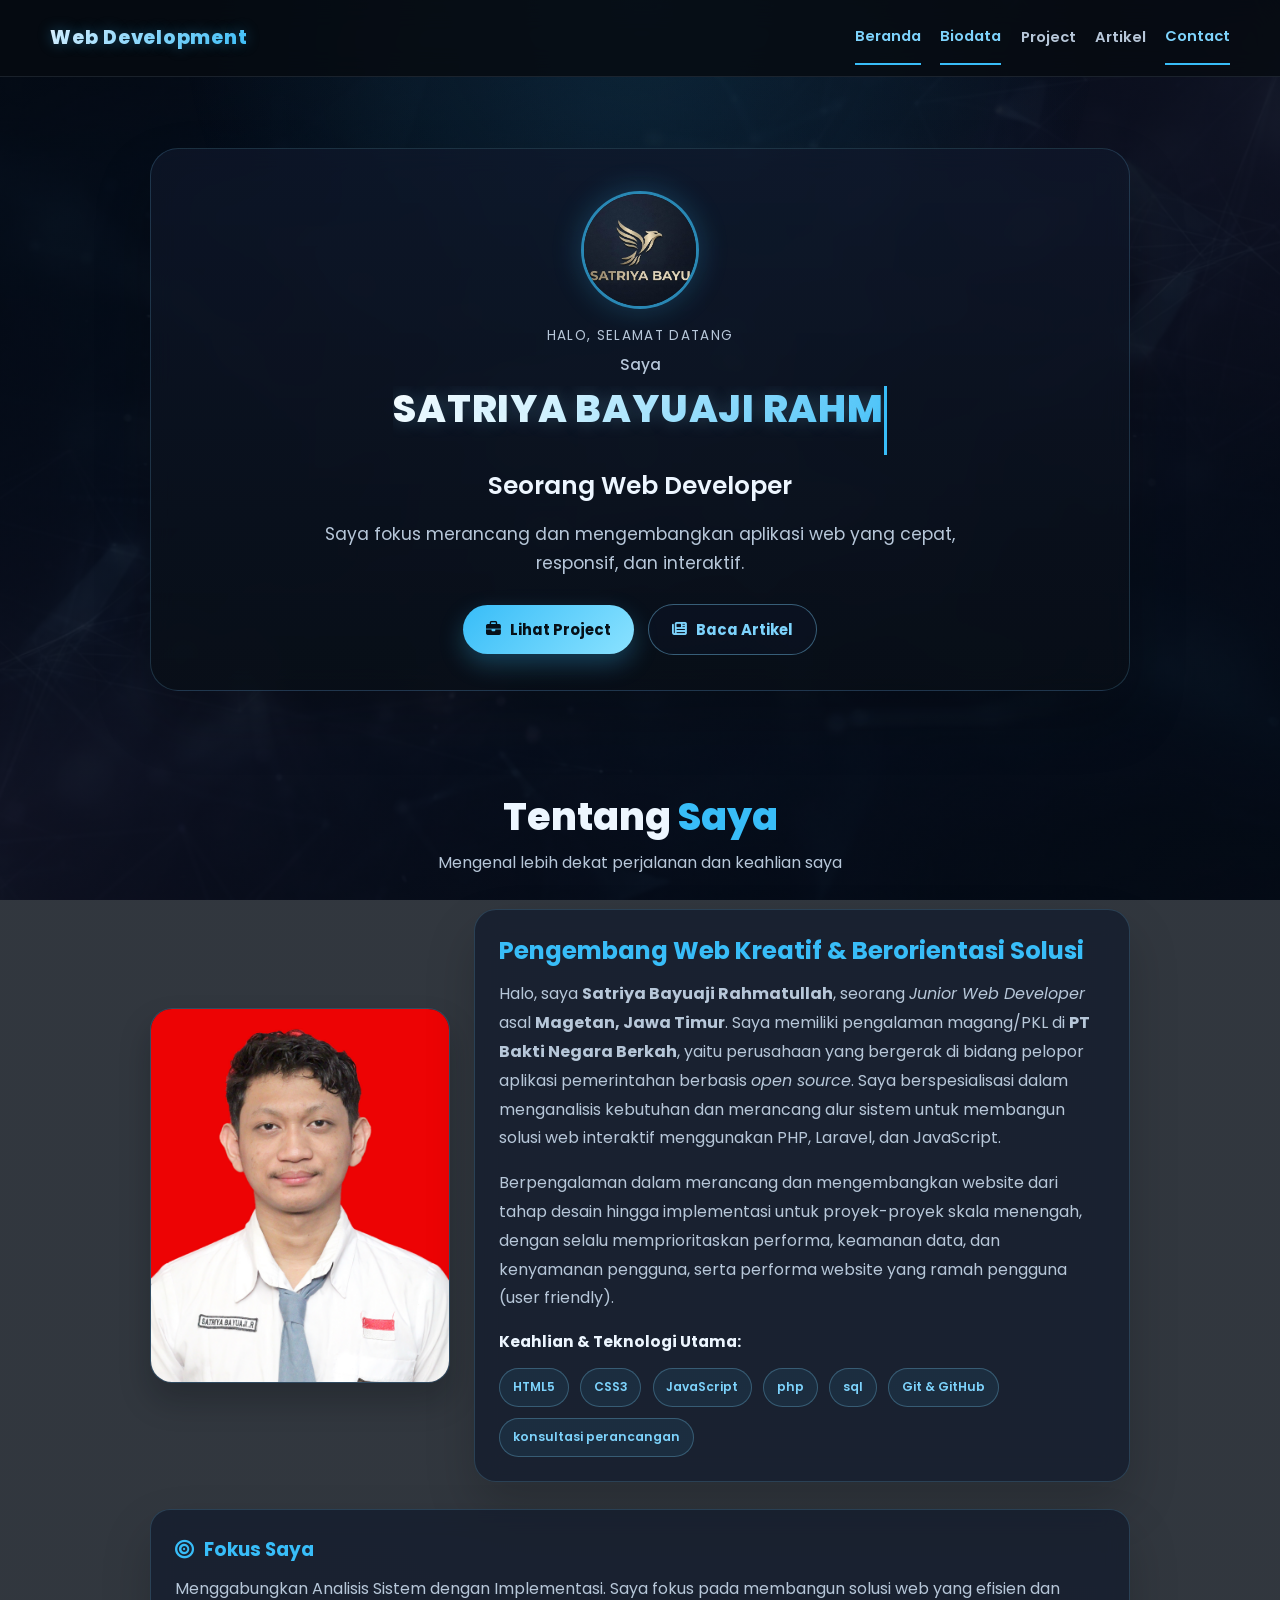
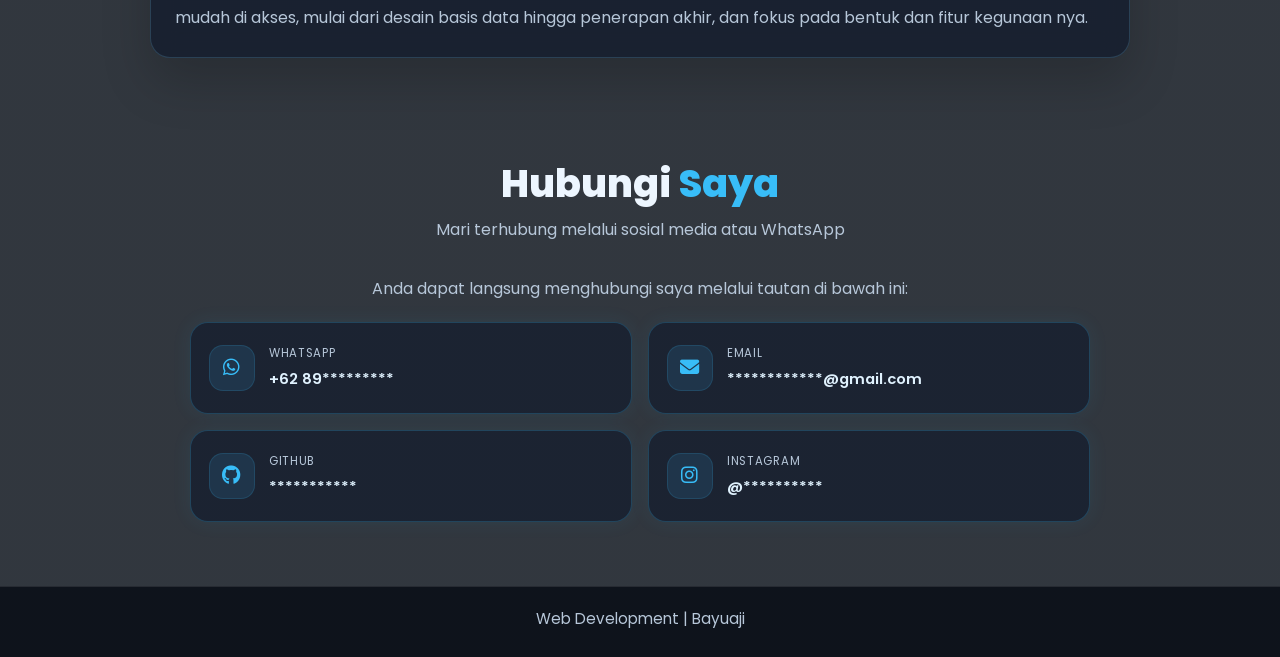
<file: index.html>
<!DOCTYPE html>
<html lang="id">

<head>
    <meta charset="UTF-8">
    <meta name="viewport" content="width=device-width, initial-scale=1.0">

    <!-- SEO: Identitas dan deskripsi halaman -->
    <title>Satriya Bayuaji Rahmatullah | Web Developer Portofolio</title>
    <meta name="description"
        content="Portofolio Web Development Satriya Bayuaji Rahmatullah, Junior Web Developer dari Magetan, Jawa Timur. Lihat profil, keahlian, proyek website, artikel, dan pengalaman pengembangan web.">
    <meta name="keywords"
        content="Satriya Bayuaji Rahmatullah, Satriya Bayuaji, Bayu Aji, Web Developer, Junior Web Developer, Portofolio Web Development, Magetan, Jawa Timur, PHP, Laravel, JavaScript, HTML, CSS, SQL, GitHub">
    <meta name="author" content="Satriya Bayuaji Rahmatullah">
    <meta name="robots" content="index, follow">
    <meta name="theme-color" content="#0b1020">

    <!-- URL utama halaman ini -->
    <link rel="canonical"
        href="https://hackerskadama.github.io/portofolio-web-development/">

    <!-- Pratinjau saat tautan dibagikan -->
    <meta property="og:type" content="website">
    <meta property="og:locale" content="id_ID">
    <meta property="og:site_name" content="Portofolio Satriya Bayuaji Rahmatullah">
    <meta property="og:title"
        content="Satriya Bayuaji Rahmatullah | Web Developer Portofolio">
    <meta property="og:description"
        content="Kenali profil, keahlian, proyek, dan artikel pengembangan web Satriya Bayuaji Rahmatullah, Junior Web Developer dari Magetan, Jawa Timur.">
    <meta property="og:url"
        content="https://hackerskadama.github.io/portofolio-web-development/">

    <!-- Data terstruktur untuk membantu mesin pencari memahami profil -->
    <script type="application/ld+json">
    {
        "@context": "https://schema.org",
        "@type": "Person",
        "name": "Satriya Bayuaji Rahmatullah",
        "alternateName": "Bayu Aji",
        "url": "https://hackerskadama.github.io/portofolio-web-development/",
        "jobTitle": "Junior Web Developer",
        "address": {
            "@type": "PostalAddress",
            "addressLocality": "Magetan",
            "addressRegion": "Jawa Timur",
            "addressCountry": "ID"
        },
        "knowsAbout": [
            "Web Development",
            "HTML",
            "CSS",
            "JavaScript",
            "PHP",
            "Laravel",
            "SQL",
            "Git",
            "GitHub"
        ],
        "sameAs": [
            "https://github.com/hackerskadama",
            "https://instagram.com/bayuaji.project"
        ]
    }
    </script>

    <!-- Font Poppins -->
    <link rel="preconnect" href="https://fonts.googleapis.com">
    <link rel="preconnect" href="https://fonts.gstatic.com" crossorigin>
    <link
        href="https://fonts.googleapis.com/css2?family=Poppins:wght@300;400;500;600;700;800&display=swap"
        rel="stylesheet">

    <!-- Font Awesome -->
    <link rel="stylesheet"
        href="https://cdnjs.cloudflare.com/ajax/libs/font-awesome/6.4.0/css/all.min.css">

    <!-- CSS asli -->
    <link rel="stylesheet" href="style.css">
</head>

<body>
    <header class="topbar">
        <div class="nav-shell container">
            <div class="logo" aria-label="Logo Web Developer">
                <span id="logo-text" class="logo-animated-text">Web Developer</span>
            </div>

            <nav>
                <ul class="nav-list" id="nav-menu">
                    <li><a href="index.html">Beranda</a></li>
                    <li><a href="index.html#about">Biodata</a></li>
                    <li><a href="projects.html">Project</a></li>
                    <li><a href="articles.html">Artikel</a></li>
                    <li><a href="index.html#contact">Contact</a></li>
                </ul>
            </nav>

            <button class="menu-toggle" id="mobile-menu" type="button" aria-label="Buka menu navigasi"
                aria-expanded="false">
                <i class="fa-solid fa-bars"></i>
            </button>
        </div>
    </header>

    <div id="ajax-wrapper">
        <main class="page-shell">
            <section class="hero section">
                <div class="hero-panel glass-panel">
                    <div class="brand-mark">
                        <img src="logo cek.jpeg" alt="Logo portofolio Satriya Bayuaji Rahmatullah">
                    </div>

                    <p class="eyebrow">Halo, Selamat Datang</p>
                    <p class="intro-label">Saya</p>

                    <h1 class="hero-name-wrap">
                        <span class="typing-name" data-text="SATRIYA BAYUAJI RAHMATULLAH">SATRIYA BAYUAJI
                            RAHMATULLAH</span>
                    </h1>

                    <h2 class="hero-role">Seorang Web Developer</h2>
                    <p class="hero-copy">
                        Saya fokus merancang dan mengembangkan aplikasi web yang cepat, responsif, dan interaktif.
                    </p>

                    <div class="btn-group">
                        <a href="projects.html" class="btn primary"><i class="fa-solid fa-briefcase"></i> Lihat
                            Project</a>
                        <a href="articles.html" class="btn secondary"><i class="fa-solid fa-newspaper"></i> Baca
                            Artikel</a>
                    </div>
                </div>
            </section>

            <section id="about" class="section about-section">
                <h2 class="section-title">Tentang <span>Saya</span></h2>
                <p class="section-subtitle">Mengenal lebih dekat perjalanan dan keahlian saya</p>

                <div class="about-layout">
                    <div class="profile-frame glass-panel">
                        <img src="IMG_1940 copy.jpg.jpeg
" alt="Foto profil Satriya Bayuaji Rahmatullah" loading="lazy">
                    </div>

                    <div class="glass-panel about-copy">
                        <h3>Pengembang Web Kreatif &amp; Berorientasi Solusi</h3>
                        <p>
                            Halo, saya <strong>Satriya Bayuaji Rahmatullah</strong>, seorang <em>Junior Web
                                Developer</em>
                            asal <strong>Magetan, Jawa Timur</strong>. Saya memiliki pengalaman magang/PKL di <strong>PT
                                Bakti Negara Berkah</strong>,
                            yaitu perusahaan yang bergerak di bidang pelopor aplikasi pemerintahan berbasis <em>open
                                source</em>.
                            Saya berspesialisasi dalam menganalisis kebutuhan dan merancang alur sistem untuk membangun
                            solusi web interaktif
                            menggunakan PHP, Laravel, dan JavaScript.
                        </p>
                        <p>
                            Berpengalaman dalam merancang dan mengembangkan website dari tahap desain hingga
                            implementasi untuk proyek-proyek skala
                            menengah, dengan selalu memprioritaskan performa, keamanan data, dan kenyamanan pengguna,
                            serta performa website yang
                            ramah pengguna (user friendly).
                        </p>

                        <h4>Keahlian &amp; Teknologi Utama:</h4>
                        <div class="skill-tags">
                            <span>HTML5</span>
                            <span>CSS3</span>
                            <span>JavaScript</span>
                            <span>php</span>
                            <span>sql</span>
                            <span>Git &amp; GitHub</span>
                            <span>konsultasi perancangan</span>
                        </div>
                    </div>
                </div>

                <div class="focus-card glass-panel">
                    <h3><i class="fa-solid fa-bullseye"></i> Fokus Saya</h3>
                    <p>
                        Menggabungkan Analisis Sistem dengan Implementasi. Saya fokus pada membangun solusi web yang
                        efisien dan mudah di akses,
                        mulai dari desain basis data hingga penerapan akhir, dan fokus pada bentuk dan fitur kegunaan
                        nya.
                    </p>
                </div>
            </section>

            <section id="contact" class="section contact-section">
                <h2 class="section-title">Hubungi <span>Saya</span></h2>
                <p class="section-subtitle">Mari terhubung melalui sosial media atau WhatsApp</p>

                <div class="contact-panel">
                    <p>Anda dapat langsung menghubungi saya melalui tautan di bawah ini:</p>

                    <div class="contact-list">
                        <a href="https://api.whatsapp.com/send/?phone=6289696300447&text&type=phone_number&app_absent=0"
                            target="_blank" rel="noopener noreferrer" class="contact-card">
                            <i class="fa-brands fa-whatsapp"></i>
                            <div class="contact-info">
                                <span>WhatsApp</span>
                                <strong>+62 89*********</strong>
                            </div>
                        </a>

                        <a href="https://mail.google.com/mail/?view=cm&fs=1&to=satriyabayuaji09@gmail.com"
                            target="_blank" rel="noopener noreferrer" class="contact-card">
                            <i class="fa-solid fa-envelope"></i>
                            <div class="contact-info">
                                <span>Email</span>
                                <strong>************@gmail.com</strong>
                            </div>
                        </a>

                        <a href="https://github.com/hackerskadama" target="_blank" rel="noopener noreferrer"
                            class="contact-card">
                            <i class="fa-brands fa-github"></i>
                            <div class="contact-info">
                                <span>GitHub</span>
                                <strong>***********</strong>
                            </div>
                        </a>

                        <a href="https://instagram.com/bayuaji.project" target="_blank" rel="noopener noreferrer"
                            class="contact-card">
                            <i class="fa-brands fa-instagram"></i>
                            <div class="contact-info">
                                <span>Instagram</span>
                                <strong>@**********</strong>
                            </div>
                        </a>
                    </div>
                </div>
            </section>
        </main>
    </div>

    <footer>
        <p>Web Development | Bayuaji</p>
    </footer>

    <script src="script.js" defer></script>
</body>

</html>
</file>
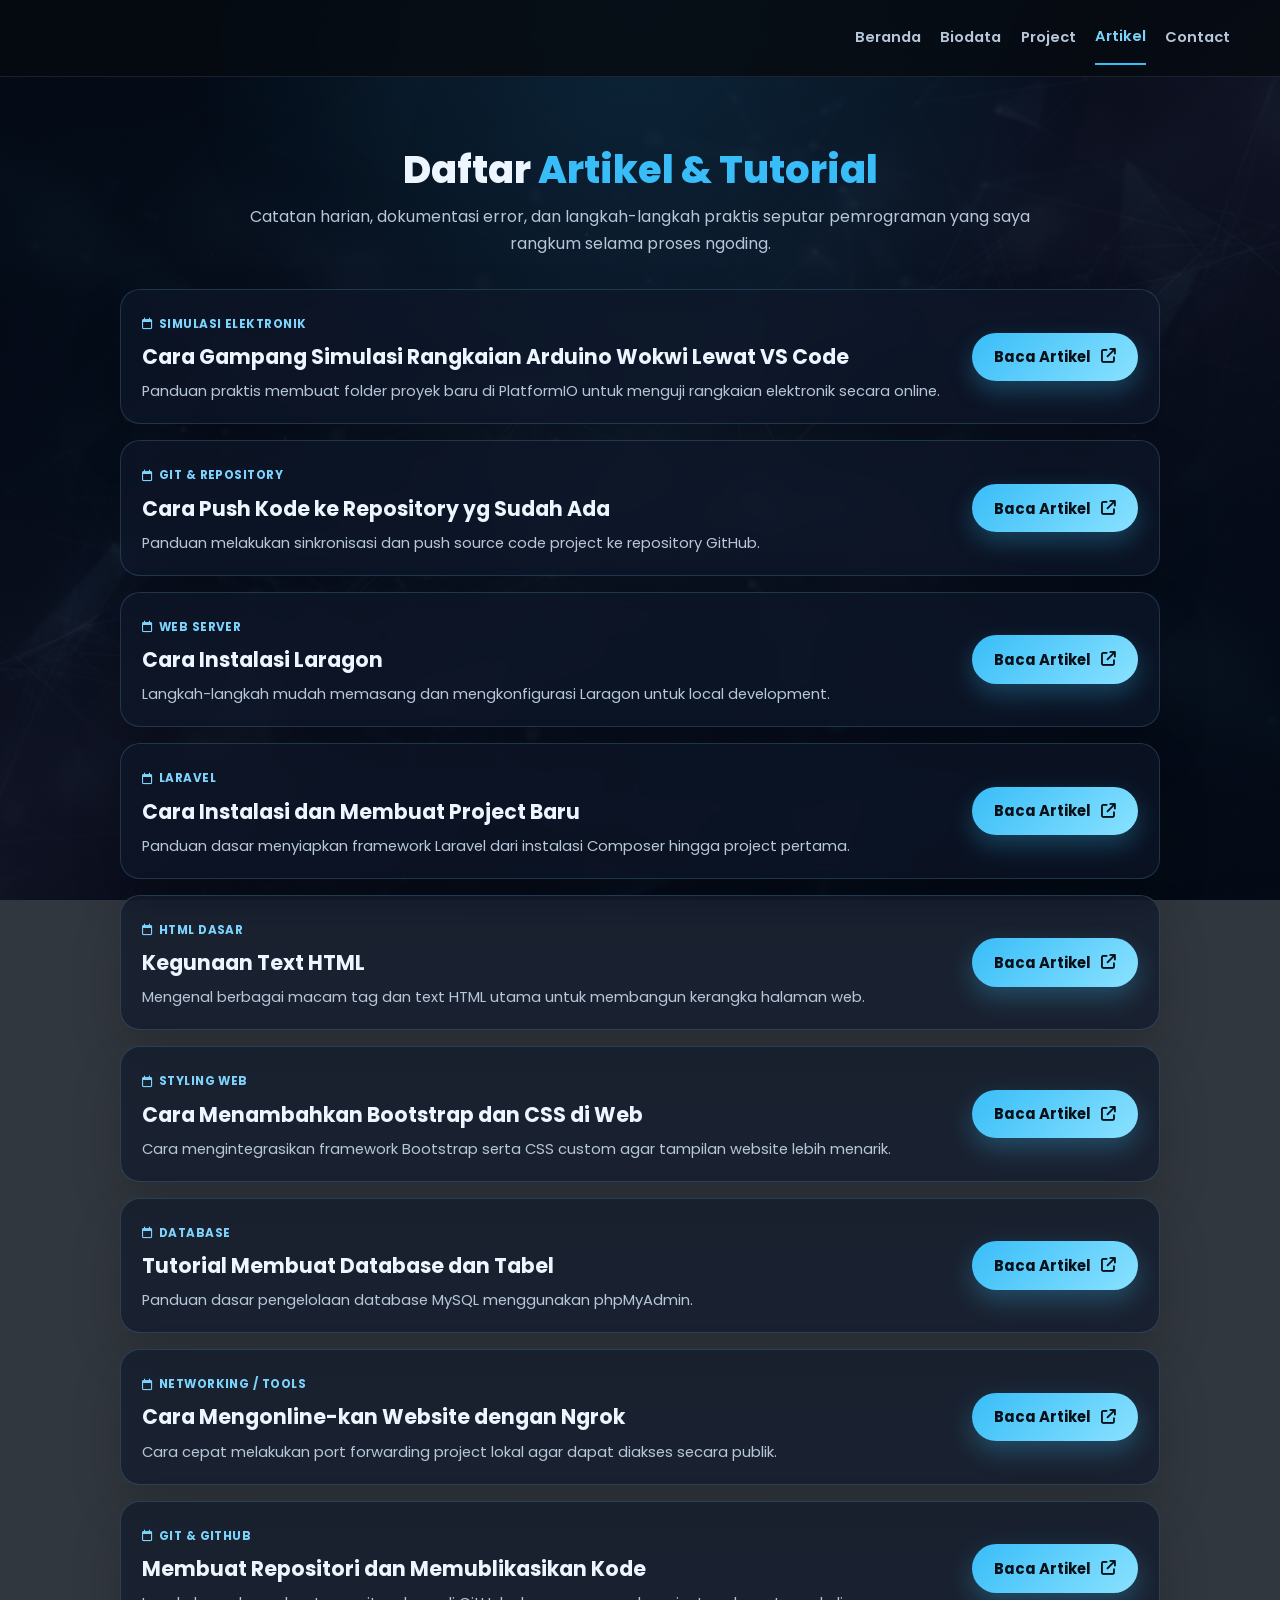
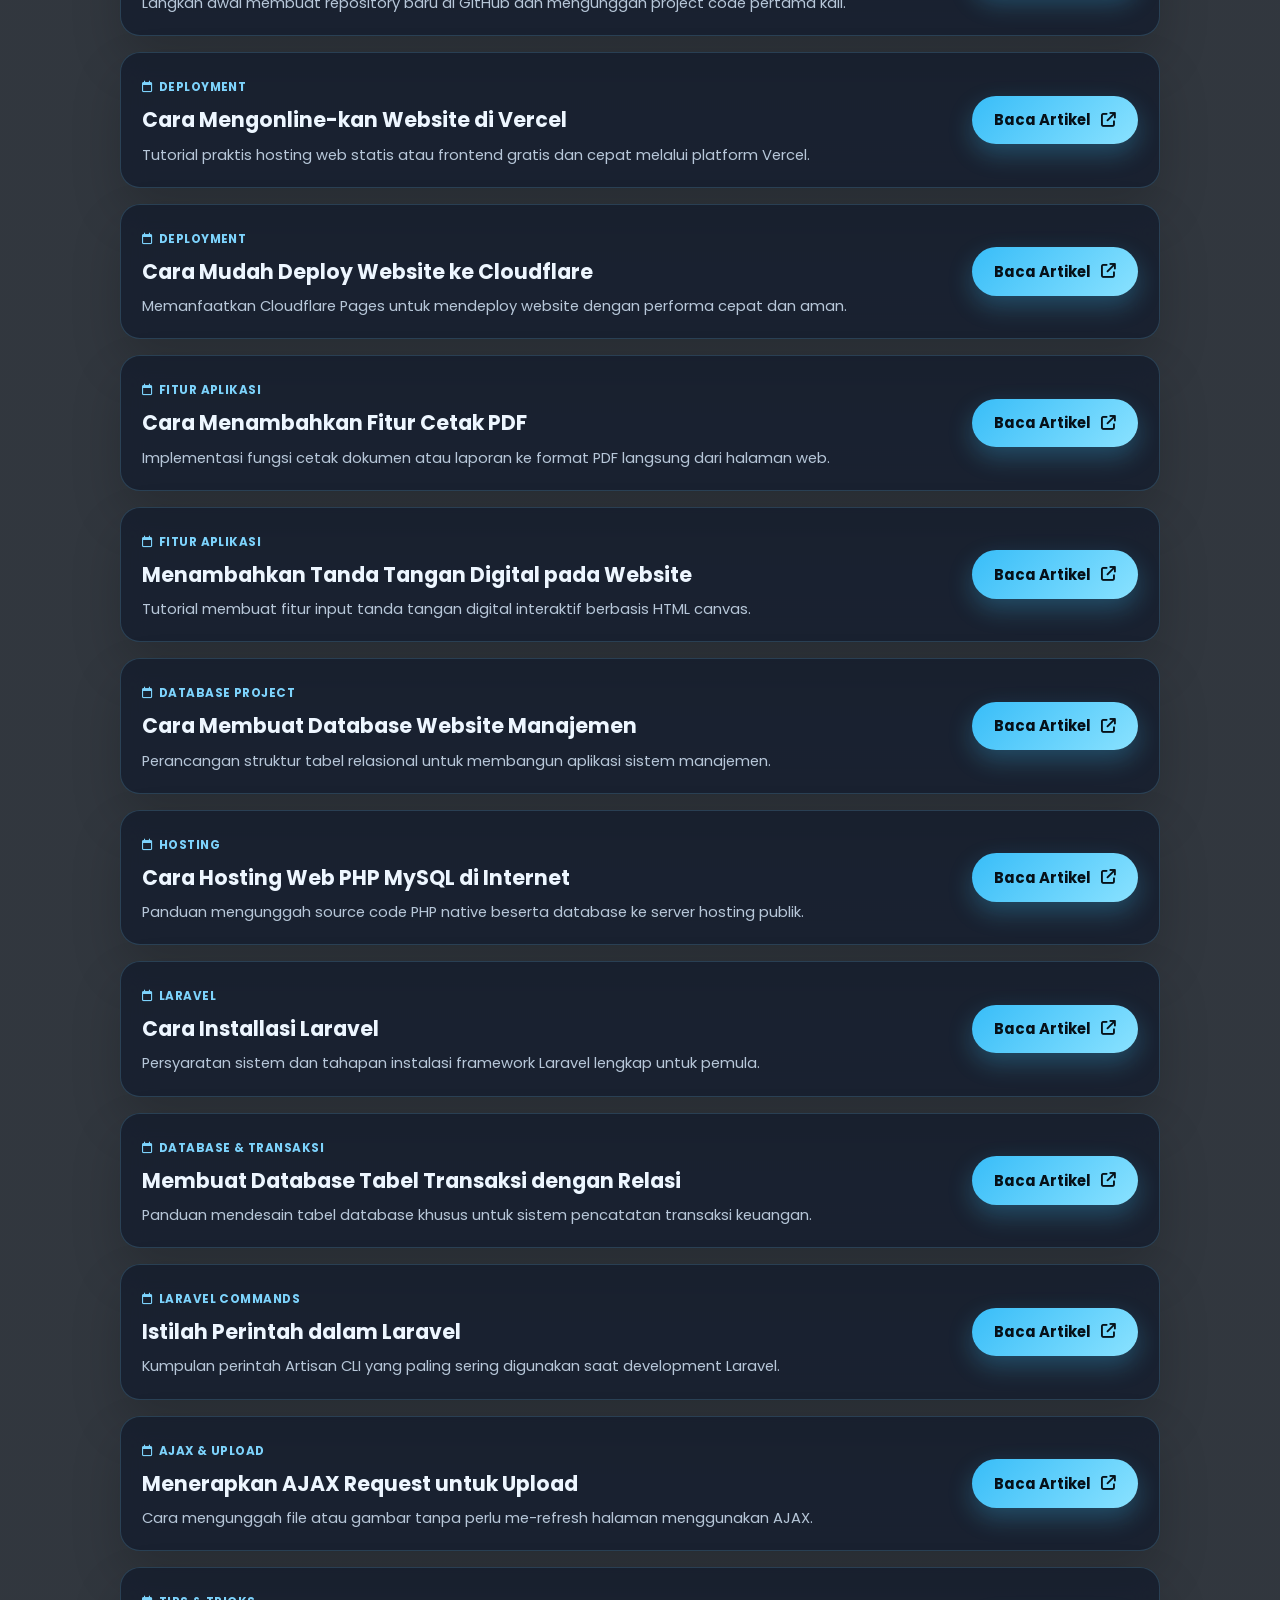
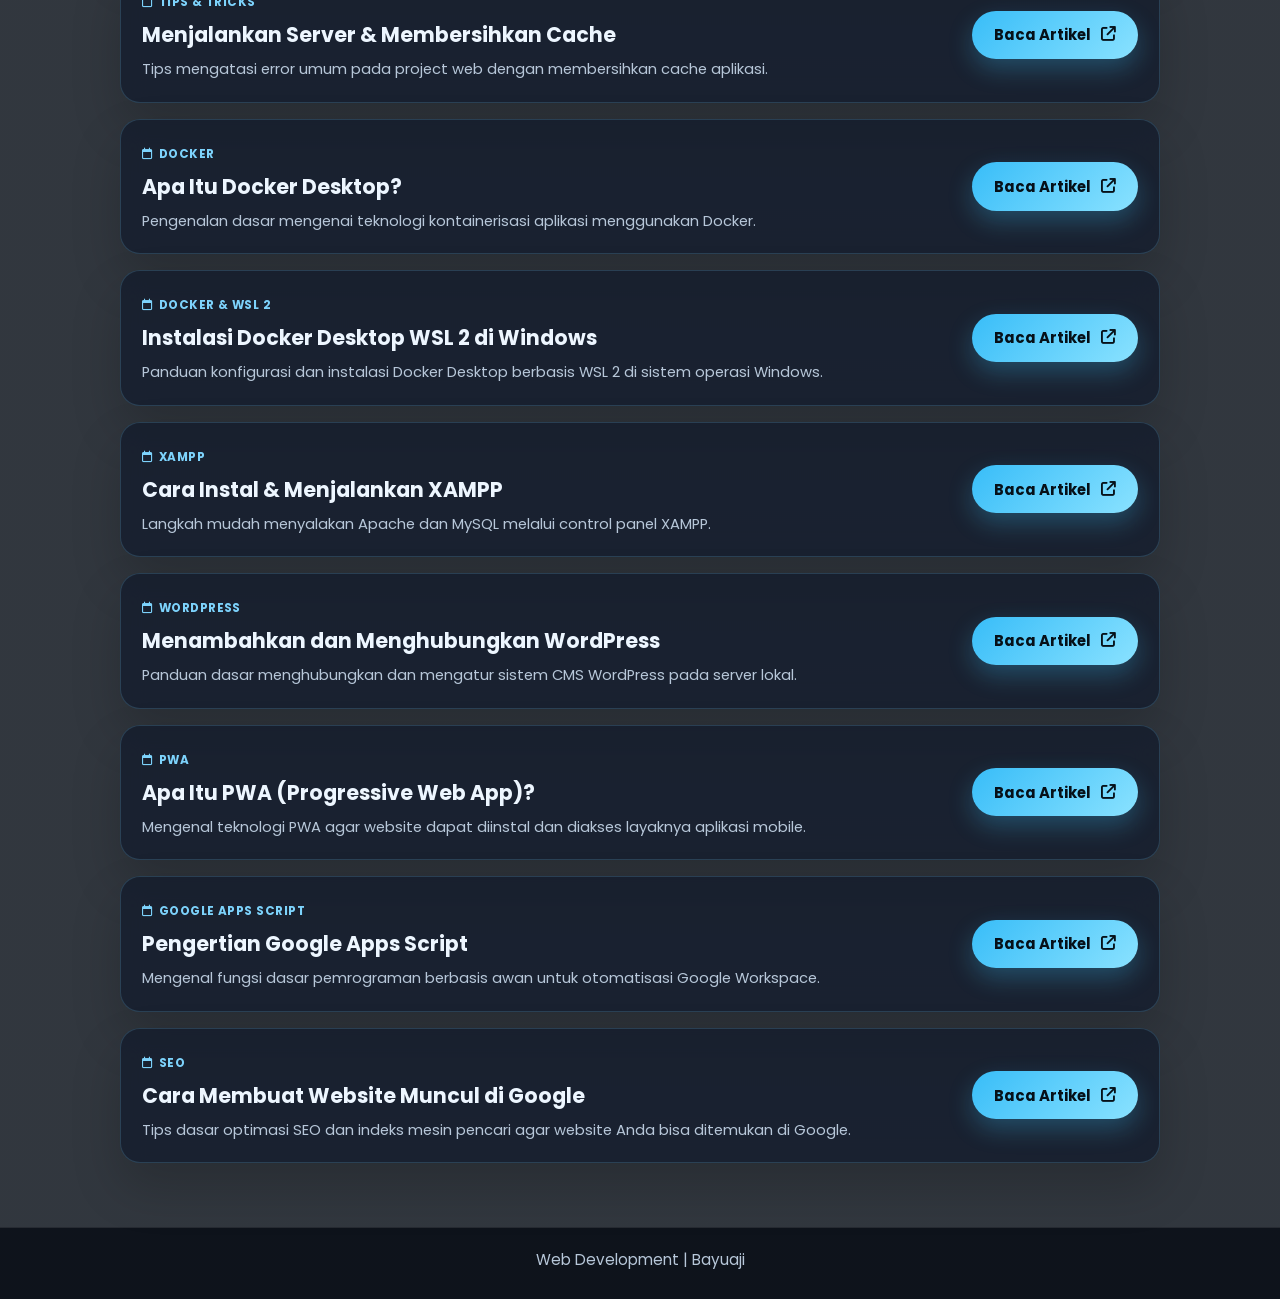
<file: articles.html>
﻿<!DOCTYPE html>
<html lang="id">

<head>
    <meta charset="UTF-8">
    <meta name="viewport" content="width=device-width, initial-scale=1.0">
    <title>Artikel - Satriya Bayuaji Rahmatullah</title>
    <link href="https://fonts.googleapis.com/css2?family=Poppins:wght@300;400;500;600;700;800&display=swap" rel="stylesheet">
    <link rel="stylesheet" href="https://cdnjs.cloudflare.com/ajax/libs/font-awesome/6.4.0/css/all.min.css">
    <link rel="stylesheet" href="style.css">
</head>

<body>
    <header class="topbar">
        <div class="nav-shell container">
            <div class="logo" aria-label="Logo Web Development">
                <span id="logo-text" class="logo-animated-text">Web Development</span>
            </div>

            <nav>
                <ul class="nav-list" id="nav-menu">
                    <li><a href="index.html">Beranda</a></li>
                    <li><a href="index.html#about">Biodata</a></li>
                    <li><a href="projects.html">Project</a></li>
                    <li><a href="articles.html">Artikel</a></li>
                    <li><a href="index.html#contact">Contact</a></li>
                </ul>
            </nav>

            <button class="menu-toggle" id="mobile-menu" type="button" aria-label="Buka menu navigasi" aria-expanded="false">
                <i class="fa-solid fa-bars"></i>
            </button>
        </div>
    </header>

    <div id="ajax-wrapper">
        <main class="page-shell article-page">
            <section class="section">
                <h2 class="section-title">Daftar <span>Artikel &amp; Tutorial</span></h2>
                <p class="section-subtitle">Catatan harian, dokumentasi error, dan langkah-langkah praktis seputar pemrograman yang saya rangkum selama proses ngoding.</p>

                <div class="article-list">
                    <article class="article-card glass-panel">
                        <div class="article-copy">
                            <span class="article-tag"><i class="fa-regular fa-calendar"></i> Simulasi Elektronik</span>
                            <h3>Cara Gampang Simulasi Rangkaian Arduino Wokwi Lewat VS Code</h3>
                            <p>Panduan praktis membuat folder proyek baru di PlatformIO untuk menguji rangkaian elektronik secara online.</p>
                        </div>
                        <a href="https://pklskadamaa1.blogspot.com/2026/05/cara-gampang-simulasi-rangkaian-arduino.html" target="_blank" rel="noopener noreferrer" class="btn primary">Baca Artikel <i class="fa-solid fa-arrow-up-right-from-square"></i></a>
                    </article>

                    <article class="article-card glass-panel">
                        <div class="article-copy">
                            <span class="article-tag"><i class="fa-regular fa-calendar"></i> Git &amp; Repository</span>
                            <h3>Cara Push Kode ke Repository yg Sudah Ada</h3>
                            <p>Panduan melakukan sinkronisasi dan push source code project ke repository GitHub.</p>
                        </div>
                        <a href="https://pklskadamaa1.blogspot.com/2026/05/cara-push-kode-ke-repository-yg-sudah.html" target="_blank" rel="noopener noreferrer" class="btn primary">Baca Artikel <i class="fa-solid fa-arrow-up-right-from-square"></i></a>
                    </article>

                    <article class="article-card glass-panel">
                        <div class="article-copy">
                            <span class="article-tag"><i class="fa-regular fa-calendar"></i> Web Server</span>
                            <h3>Cara Instalasi Laragon</h3>
                            <p>Langkah-langkah mudah memasang dan mengkonfigurasi Laragon untuk local development.</p>
                        </div>
                        <a href="https://pklskadamaa1.blogspot.com/2026/05/cara-instalasi-laraggon.html" target="_blank" rel="noopener noreferrer" class="btn primary">Baca Artikel <i class="fa-solid fa-arrow-up-right-from-square"></i></a>
                    </article>

                    <article class="article-card glass-panel">
                        <div class="article-copy">
                            <span class="article-tag"><i class="fa-regular fa-calendar"></i> Laravel</span>
                            <h3>Cara Instalasi dan Membuat Project Baru</h3>
                            <p>Panduan dasar menyiapkan framework Laravel dari instalasi Composer hingga project pertama.</p>
                        </div>
                        <a href="https://pklskadamaa1.blogspot.com/2026/05/cara-instalasi-dan-membuat-project-baru.html" target="_blank" rel="noopener noreferrer" class="btn primary">Baca Artikel <i class="fa-solid fa-arrow-up-right-from-square"></i></a>
                    </article>

                    <article class="article-card glass-panel">
                        <div class="article-copy">
                            <span class="article-tag"><i class="fa-regular fa-calendar"></i> HTML Dasar</span>
                            <h3>Kegunaan Text HTML</h3>
                            <p>Mengenal berbagai macam tag dan text HTML utama untuk membangun kerangka halaman web.</p>
                        </div>
                        <a href="https://pklskadamaa1.blogspot.com/2026/06/kegunaan-text-html.html" target="_blank" rel="noopener noreferrer" class="btn primary">Baca Artikel <i class="fa-solid fa-arrow-up-right-from-square"></i></a>
                    </article>

                    <article class="article-card glass-panel">
                        <div class="article-copy">
                            <span class="article-tag"><i class="fa-regular fa-calendar"></i> Styling Web</span>
                            <h3>Cara Menambahkan Bootstrap dan CSS di Web</h3>
                            <p>Cara mengintegrasikan framework Bootstrap serta CSS custom agar tampilan website lebih menarik.</p>
                        </div>
                        <a href="https://pklskadamaa1.blogspot.com/2026/06/cara-menambahkan-boostrap-dan-css-di.html" target="_blank" rel="noopener noreferrer" class="btn primary">Baca Artikel <i class="fa-solid fa-arrow-up-right-from-square"></i></a>
                    </article>

                    <article class="article-card glass-panel">
                        <div class="article-copy">
                            <span class="article-tag"><i class="fa-regular fa-calendar"></i> Database</span>
                            <h3>Tutorial Membuat Database dan Tabel</h3>
                            <p>Panduan dasar pengelolaan database MySQL menggunakan phpMyAdmin.</p>
                        </div>
                        <a href="https://pklskadamaa1.blogspot.com/2026/06/tutorial-membuat-database-dan.html" target="_blank" rel="noopener noreferrer" class="btn primary">Baca Artikel <i class="fa-solid fa-arrow-up-right-from-square"></i></a>
                    </article>

                    <article class="article-card glass-panel">
                        <div class="article-copy">
                            <span class="article-tag"><i class="fa-regular fa-calendar"></i> Networking / Tools</span>
                            <h3>Cara Mengonline-kan Website dengan Ngrok</h3>
                            <p>Cara cepat melakukan port forwarding project lokal agar dapat diakses secara publik.</p>
                        </div>
                        <a href="https://pklskadamaa1.blogspot.com/2026/06/cara-mengonline-kan-website-dengan-ngrok.html" target="_blank" rel="noopener noreferrer" class="btn primary">Baca Artikel <i class="fa-solid fa-arrow-up-right-from-square"></i></a>
                    </article>

                    <article class="article-card glass-panel">
                        <div class="article-copy">
                            <span class="article-tag"><i class="fa-regular fa-calendar"></i> Git &amp; GitHub</span>
                            <h3>Membuat Repositori dan Memublikasikan Kode</h3>
                            <p>Langkah awal membuat repository baru di GitHub dan mengunggah project code pertama kali.</p>
                        </div>
                        <a href="https://pklskadamaa1.blogspot.com/2026/06/membuat-repositori-dan-memublikasikan.html" target="_blank" rel="noopener noreferrer" class="btn primary">Baca Artikel <i class="fa-solid fa-arrow-up-right-from-square"></i></a>
                    </article>

                    <article class="article-card glass-panel">
                        <div class="article-copy">
                            <span class="article-tag"><i class="fa-regular fa-calendar"></i> Deployment</span>
                            <h3>Cara Mengonline-kan Website di Vercel</h3>
                            <p>Tutorial praktis hosting web statis atau frontend gratis dan cepat melalui platform Vercel.</p>
                        </div>
                        <a href="https://pklskadamaa1.blogspot.com/2026/06/cara-mengonline-kan-website-di-vercel.html" target="_blank" rel="noopener noreferrer" class="btn primary">Baca Artikel <i class="fa-solid fa-arrow-up-right-from-square"></i></a>
                    </article>

                    <article class="article-card glass-panel">
                        <div class="article-copy">
                            <span class="article-tag"><i class="fa-regular fa-calendar"></i> Deployment</span>
                            <h3>Cara Mudah Deploy Website ke Cloudflare</h3>
                            <p>Memanfaatkan Cloudflare Pages untuk mendeploy website dengan performa cepat dan aman.</p>
                        </div>
                        <a href="https://pklskadamaa1.blogspot.com/2026/06/cara-mudah-deploy-website-ke-cloudflare.html" target="_blank" rel="noopener noreferrer" class="btn primary">Baca Artikel <i class="fa-solid fa-arrow-up-right-from-square"></i></a>
                    </article>

                    <article class="article-card glass-panel">
                        <div class="article-copy">
                            <span class="article-tag"><i class="fa-regular fa-calendar"></i> Fitur Aplikasi</span>
                            <h3>Cara Menambahkan Fitur Cetak PDF</h3>
                            <p>Implementasi fungsi cetak dokumen atau laporan ke format PDF langsung dari halaman web.</p>
                        </div>
                        <a href="https://pklskadamaa1.blogspot.com/2026/06/cara-menambahkan-fitur-cetak-pdf.html" target="_blank" rel="noopener noreferrer" class="btn primary">Baca Artikel <i class="fa-solid fa-arrow-up-right-from-square"></i></a>
                    </article>

                    <article class="article-card glass-panel">
                        <div class="article-copy">
                            <span class="article-tag"><i class="fa-regular fa-calendar"></i> Fitur Aplikasi</span>
                            <h3>Menambahkan Tanda Tangan Digital pada Website</h3>
                            <p>Tutorial membuat fitur input tanda tangan digital interaktif berbasis HTML canvas.</p>
                        </div>
                        <a href="https://pklskadamaa1.blogspot.com/2026/06/menambahkan-tanda-tangan-digital-pada.html" target="_blank" rel="noopener noreferrer" class="btn primary">Baca Artikel <i class="fa-solid fa-arrow-up-right-from-square"></i></a>
                    </article>

                    <article class="article-card glass-panel">
                        <div class="article-copy">
                            <span class="article-tag"><i class="fa-regular fa-calendar"></i> Database Project</span>
                            <h3>Cara Membuat Database Website Manajemen</h3>
                            <p>Perancangan struktur tabel relasional untuk membangun aplikasi sistem manajemen.</p>
                        </div>
                        <a href="https://pklskadamaa1.blogspot.com/2026/06/cara-membuat-database-website-manajemen.html" target="_blank" rel="noopener noreferrer" class="btn primary">Baca Artikel <i class="fa-solid fa-arrow-up-right-from-square"></i></a>
                    </article>

                    <article class="article-card glass-panel">
                        <div class="article-copy">
                            <span class="article-tag"><i class="fa-regular fa-calendar"></i> Hosting</span>
                            <h3>Cara Hosting Web PHP MySQL di Internet</h3>
                            <p>Panduan mengunggah source code PHP native beserta database ke server hosting publik.</p>
                        </div>
                        <a href="https://pklskadamaa1.blogspot.com/2026/07/cara-hosting-web-php-mysql-di.html" target="_blank" rel="noopener noreferrer" class="btn primary">Baca Artikel <i class="fa-solid fa-arrow-up-right-from-square"></i></a>
                    </article>

                    <article class="article-card glass-panel">
                        <div class="article-copy">
                            <span class="article-tag"><i class="fa-regular fa-calendar"></i> Laravel</span>
                            <h3>Cara Installasi Laravel</h3>
                            <p>Persyaratan sistem dan tahapan instalasi framework Laravel lengkap untuk pemula.</p>
                        </div>
                        <a href="https://pklskadamaa1.blogspot.com/2026/07/cara-installasi-laravel.html" target="_blank" rel="noopener noreferrer" class="btn primary">Baca Artikel <i class="fa-solid fa-arrow-up-right-from-square"></i></a>
                    </article>

                    <article class="article-card glass-panel">
                        <div class="article-copy">
                            <span class="article-tag"><i class="fa-regular fa-calendar"></i> Database &amp; Transaksi</span>
                            <h3>Membuat Database Tabel Transaksi dengan Relasi</h3>
                            <p>Panduan mendesain tabel database khusus untuk sistem pencatatan transaksi keuangan.</p>
                        </div>
                        <a href="https://pklskadamaa1.blogspot.com/2026/07/membuat-database-tabel-transaksi-dengan.html" target="_blank" rel="noopener noreferrer" class="btn primary">Baca Artikel <i class="fa-solid fa-arrow-up-right-from-square"></i></a>
                    </article>

                    <article class="article-card glass-panel">
                        <div class="article-copy">
                            <span class="article-tag"><i class="fa-regular fa-calendar"></i> Laravel Commands</span>
                            <h3>Istilah Perintah dalam Laravel</h3>
                            <p>Kumpulan perintah Artisan CLI yang paling sering digunakan saat development Laravel.</p>
                        </div>
                        <a href="https://pklskadamaa1.blogspot.com/2026/07/istilah-perintah-dalam-laravel.html" target="_blank" rel="noopener noreferrer" class="btn primary">Baca Artikel <i class="fa-solid fa-arrow-up-right-from-square"></i></a>
                    </article>

                    <article class="article-card glass-panel">
                        <div class="article-copy">
                            <span class="article-tag"><i class="fa-regular fa-calendar"></i> AJAX &amp; Upload</span>
                            <h3>Menerapkan AJAX Request untuk Upload</h3>
                            <p>Cara mengunggah file atau gambar tanpa perlu me-refresh halaman menggunakan AJAX.</p>
                        </div>
                        <a href="https://pklskadamaa1.blogspot.com/2026/07/menerapkan-ajax-request-untuk-upload.html" target="_blank" rel="noopener noreferrer" class="btn primary">Baca Artikel <i class="fa-solid fa-arrow-up-right-from-square"></i></a>
                    </article>

                    <article class="article-card glass-panel">
                        <div class="article-copy">
                            <span class="article-tag"><i class="fa-regular fa-calendar"></i> Tips &amp; Tricks</span>
                            <h3>Menjalankan Server &amp; Membersihkan Cache</h3>
                            <p>Tips mengatasi error umum pada project web dengan membersihkan cache aplikasi.</p>
                        </div>
                        <a href="https://pklskadamaa1.blogspot.com/2026/07/menjalankan-server-membersihkan-cache.html" target="_blank" rel="noopener noreferrer" class="btn primary">Baca Artikel <i class="fa-solid fa-arrow-up-right-from-square"></i></a>
                    </article>

                    <article class="article-card glass-panel">
                        <div class="article-copy">
                            <span class="article-tag"><i class="fa-regular fa-calendar"></i> Docker</span>
                            <h3>Apa Itu Docker Desktop?</h3>
                            <p>Pengenalan dasar mengenai teknologi kontainerisasi aplikasi menggunakan Docker.</p>
                        </div>
                        <a href="https://pklskadamaa1.blogspot.com/2026/08/apa-itu-docker-dekstop.html" target="_blank" rel="noopener noreferrer" class="btn primary">Baca Artikel <i class="fa-solid fa-arrow-up-right-from-square"></i></a>
                    </article>

                    <article class="article-card glass-panel">
                        <div class="article-copy">
                            <span class="article-tag"><i class="fa-regular fa-calendar"></i> Docker &amp; WSL 2</span>
                            <h3>Instalasi Docker Desktop WSL 2 di Windows</h3>
                            <p>Panduan konfigurasi dan instalasi Docker Desktop berbasis WSL 2 di sistem operasi Windows.</p>
                        </div>
                        <a href="https://pklskadamaa1.blogspot.com/2026/08/instalasi-docker-desktop-wsl-2-di.html" target="_blank" rel="noopener noreferrer" class="btn primary">Baca Artikel <i class="fa-solid fa-arrow-up-right-from-square"></i></a>
                    </article>

                    <article class="article-card glass-panel">
                        <div class="article-copy">
                            <span class="article-tag"><i class="fa-regular fa-calendar"></i> XAMPP</span>
                            <h3>Cara Instal &amp; Menjalankan XAMPP</h3>
                            <p>Langkah mudah menyalakan Apache dan MySQL melalui control panel XAMPP.</p>
                        </div>
                        <a href="https://pklskadamaa1.blogspot.com/2026/08/cara-instal-menjalankan-xampp.html" target="_blank" rel="noopener noreferrer" class="btn primary">Baca Artikel <i class="fa-solid fa-arrow-up-right-from-square"></i></a>
                    </article>

                    <article class="article-card glass-panel">
                        <div class="article-copy">
                            <span class="article-tag"><i class="fa-regular fa-calendar"></i> WordPress</span>
                            <h3>Menambahkan dan Menghubungkan WordPress</h3>
                            <p>Panduan dasar menghubungkan dan mengatur sistem CMS WordPress pada server lokal.</p>
                        </div>
                        <a href="https://pklskadamaa1.blogspot.com/2026/08/menambahkan-dan-menghubungkan-wordpress.html" target="_blank" rel="noopener noreferrer" class="btn primary">Baca Artikel <i class="fa-solid fa-arrow-up-right-from-square"></i></a>
                    </article>

                    <article class="article-card glass-panel">
                        <div class="article-copy">
                            <span class="article-tag"><i class="fa-regular fa-calendar"></i> PWA</span>
                            <h3>Apa Itu PWA (Progressive Web App)?</h3>
                            <p>Mengenal teknologi PWA agar website dapat diinstal dan diakses layaknya aplikasi mobile.</p>
                        </div>
                        <a href="https://pklskadamaa1.blogspot.com/2026/08/apa-itu-pwa.html" target="_blank" rel="noopener noreferrer" class="btn primary">Baca Artikel <i class="fa-solid fa-arrow-up-right-from-square"></i></a>
                    </article>

                    <article class="article-card glass-panel">
                        <div class="article-copy">
                            <span class="article-tag"><i class="fa-regular fa-calendar"></i> Google Apps Script</span>
                            <h3>Pengertian Google Apps Script</h3>
                            <p>Mengenal fungsi dasar pemrograman berbasis awan untuk otomatisasi Google Workspace.</p>
                        </div>
                        <a href="https://pklskadamaa1.blogspot.com/2026/08/pengertian-gogle-apps-script.html" target="_blank" rel="noopener noreferrer" class="btn primary">Baca Artikel <i class="fa-solid fa-arrow-up-right-from-square"></i></a>
                    </article>

                    <article class="article-card glass-panel">
                        <div class="article-copy">
                            <span class="article-tag"><i class="fa-regular fa-calendar"></i> SEO</span>
                            <h3>Cara Membuat Website Muncul di Google</h3>
                            <p>Tips dasar optimasi SEO dan indeks mesin pencari agar website Anda bisa ditemukan di Google.</p>
                        </div>
                        <a href="https://pklskadamaa1.blogspot.com/2026/08/cara-membuat-website-muncul-di-google.html" target="_blank" rel="noopener noreferrer" class="btn primary">Baca Artikel <i class="fa-solid fa-arrow-up-right-from-square"></i></a>
                    </article>
                </div>
            </section>
        </main>
    </div>

    <footer>
        <p>Web Development | Bayuaji</p>
    </footer>

    <script src="script.js" defer></script>
</body>

</html>
</file>
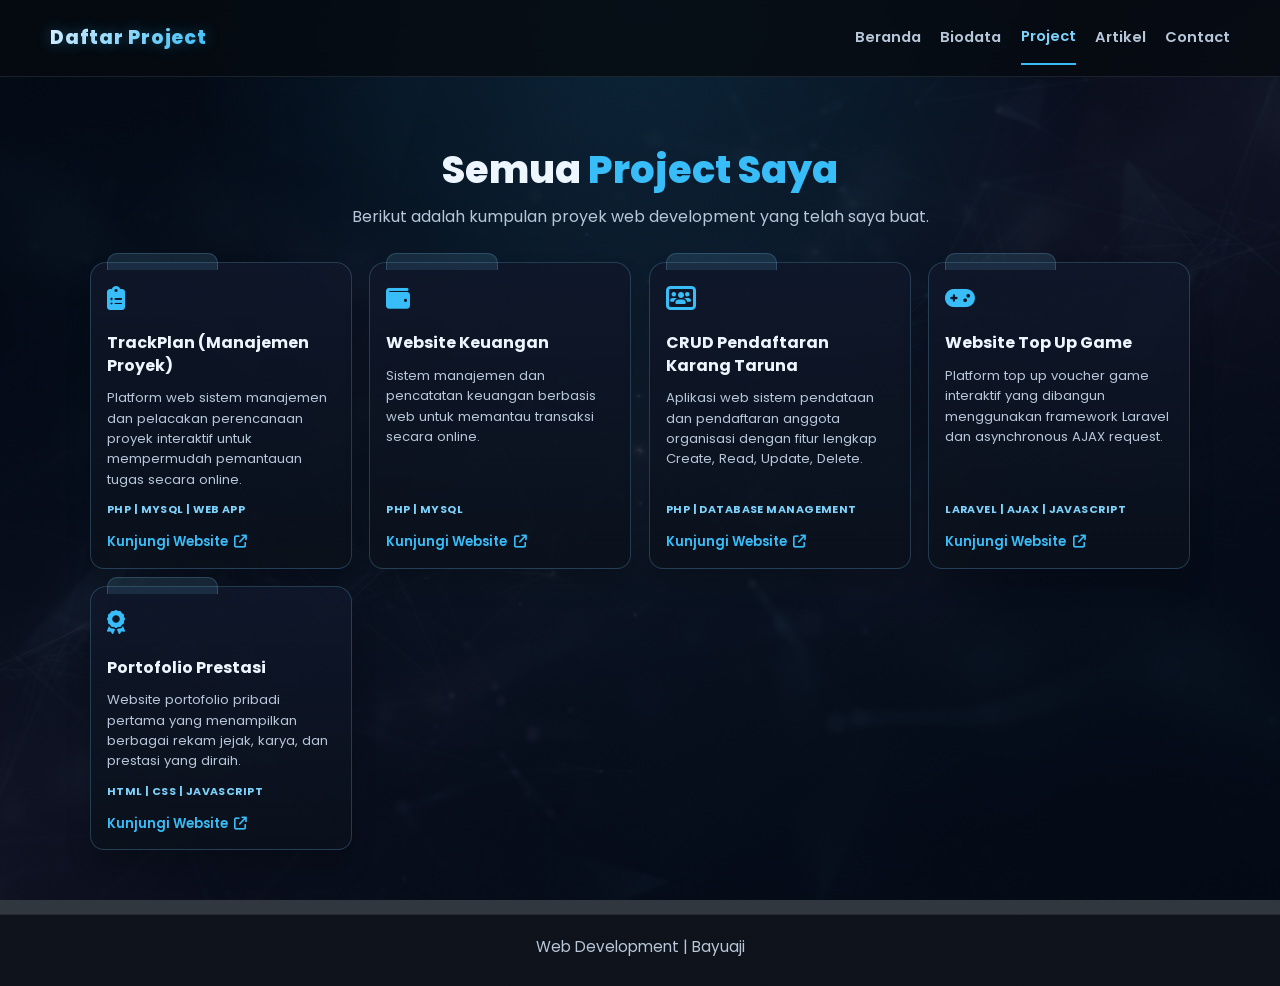
<file: projects.html>
<!DOCTYPE html>
<html lang="id">

<head>
    <meta charset="UTF-8">
    <meta name="viewport" content="width=device-width, initial-scale=1.0">
    <title>Project - Satriya Bayuaji Rahmatullah</title>
    <link href="https://fonts.googleapis.com/css2?family=Poppins:wght@300;400;500;600;700;800&display=swap" rel="stylesheet">
    <link rel="stylesheet" href="https://cdnjs.cloudflare.com/ajax/libs/font-awesome/6.4.0/css/all.min.css">
    <link rel="stylesheet" href="style.css">
</head>

<body>
    <header class="topbar">
        <div class="nav-shell container">
            <div class="logo" aria-label="Logo Web Development">
                <span id="logo-text" class="logo-animated-text">Web Development</span>
            </div>

            <nav>
                <ul class="nav-list" id="nav-menu">
                    <li><a href="index.html">Beranda</a></li>
                    <li><a href="index.html#about">Biodata</a></li>
                    <li><a href="projects.html">Project</a></li>
                    <li><a href="articles.html">Artikel</a></li>
                    <li><a href="index.html#contact">Contact</a></li>
                </ul>
            </nav>

            <button class="menu-toggle" id="mobile-menu" type="button" aria-label="Buka menu navigasi" aria-expanded="false">
                <i class="fa-solid fa-bars"></i>
            </button>
        </div>
    </header>

    <div id="ajax-wrapper">
        <main class="page-shell">
            <section class="section project-section">
                <h2 class="section-title">Semua <span>Project Saya</span></h2>
                <p class="section-subtitle">Berikut adalah kumpulan proyek web development yang telah saya buat.</p>

                <div class="project-grid">
                    <a class="project-folder" href="https://trackplan.wuaze.com/login.html" target="_blank" rel="noopener noreferrer">
                        <div class="project-icon"><i class="fa-solid fa-clipboard-list"></i></div>
                        <h3>TrackPlan (Manajemen Proyek)</h3>
                        <p>Platform web sistem manajemen dan pelacakan perencanaan proyek interaktif untuk mempermudah pemantauan tugas secara online.</p>
                        <div class="project-tech">PHP | MySQL | Web App</div>
                        <span class="project-link">Kunjungi Website <i class="fa-solid fa-arrow-up-right-from-square"></i></span>
                    </a>

                    <a class="project-folder" href="https://website-keuangan.kesug.com/login.php?i=1" target="_blank" rel="noopener noreferrer">
                        <div class="project-icon"><i class="fa-solid fa-wallet"></i></div>
                        <h3>Website Keuangan</h3>
                        <p>Sistem manajemen dan pencatatan keuangan berbasis web untuk memantau transaksi secara online.</p>
                        <div class="project-tech">PHP | MySQL</div>
                        <span class="project-link">Kunjungi Website <i class="fa-solid fa-arrow-up-right-from-square"></i></span>
                    </a>

                    <a class="project-folder" href="https://pendaftaran-karang-taruna.infinityfree.io/" target="_blank" rel="noopener noreferrer">
                        <div class="project-icon"><i class="fa-solid fa-users-rectangle"></i></div>
                        <h3>CRUD Pendaftaran Karang Taruna</h3>
                        <p>Aplikasi web sistem pendataan dan pendaftaran anggota organisasi dengan fitur lengkap Create, Read, Update, Delete.</p>
                        <div class="project-tech">PHP | Database Management</div>
                        <span class="project-link">Kunjungi Website <i class="fa-solid fa-arrow-up-right-from-square"></i></span>
                    </a>

                    <a class="project-folder" href="https://topup-game.gamer.gd/topup?i=1" target="_blank" rel="noopener noreferrer">
                        <div class="project-icon"><i class="fa-solid fa-gamepad"></i></div>
                        <h3>Website Top Up Game</h3>
                        <p>Platform top up voucher game interaktif yang dibangun menggunakan framework Laravel dan asynchronous AJAX request.</p>
                        <div class="project-tech">Laravel | AJAX | JavaScript</div>
                        <span class="project-link">Kunjungi Website <i class="fa-solid fa-arrow-up-right-from-square"></i></span>
                    </a>

                    <a class="project-folder" href="https://hackerskadama.github.io/web-portofolio-pertama/" target="_blank" rel="noopener noreferrer">
                        <div class="project-icon"><i class="fa-solid fa-award"></i></div>
                        <h3>Portofolio Prestasi</h3>
                        <p>Website portofolio pribadi pertama yang menampilkan berbagai rekam jejak, karya, dan prestasi yang diraih.</p>
                        <div class="project-tech">HTML | CSS | JavaScript</div>
                        <span class="project-link">Kunjungi Website <i class="fa-solid fa-arrow-up-right-from-square"></i></span>
                    </a>
                </div>
            </section>
        </main>
    </div>

    <footer>
        <p>Web Development | Bayuaji</p>
    </footer>

    <script src="script.js" defer></script>
</body>

</html>
</file>
<file: style.css>
:root {
    --bg-dark: #030b14;
    --bg-deep: rgba(8, 14, 22, 0.93);
    --panel: rgba(15, 23, 42, 0.72);
    --panel-strong: rgba(15, 23, 42, 0.9);
    --primary: #38bdf8;
    --primary-strong: #7dd3fc;
    --text: #edf6ff;
    --text-muted: #b7c7d9;
    --line: rgba(125, 211, 252, 0.25);
    --shadow: rgba(0, 0, 0, 0.38);
    --success: #25d366;
    --email: #ea4335;
    --insta: #e1306c;
    --container: min(1180px, calc(100% - 28px));
}

* {
    box-sizing: border-box;
    margin: 0;
    padding: 0;
    font-family: 'Poppins', sans-serif;
}

html {
    scroll-behavior: smooth;
}

body {
    background: linear-gradient(rgba(4, 11, 20, 0.82), rgba(4, 11, 20, 0.82)), url('backgroud.jpg') center/cover fixed no-repeat;
    color: var(--text);
    line-height: 1.7;
    overflow-x: hidden;
}

body::before {
    content: '';
    position: fixed;
    inset: 0;
    pointer-events: none;
    background: radial-gradient(circle at top, rgba(56, 189, 248, 0.15), transparent 42%);
}

img {
    display: block;
    max-width: 100%;
}

button,
a {
    font: inherit;
}

a {
    color: inherit;
    text-decoration: none;
}

.container {
    width: var(--container);
    margin: 0 auto;
}

.page-shell {
    width: var(--container);
    margin: 0 auto;
    padding-top: 108px;
    opacity: 1;
    transition: opacity 0.28s ease, transform 0.28s ease;
}

.page-shell.page-fading {
    opacity: 0;
    transform: translateY(10px);
}

.page-shell.is-loading {
    opacity: 0.7;
}

section.section {
    padding: 2.5rem 0 4rem;
}

.section,
.project-folder,
.article-card,
.contact-card,
.focus-card,
.about-copy,
.profile-frame {
    opacity: 0;
    transform: translateY(22px);
    transition: opacity 0.65s ease, transform 0.65s ease, box-shadow 0.25s ease;
}

.section.is-visible,
.project-folder.is-visible,
.article-card.is-visible,
.contact-card.is-visible,
.focus-card.is-visible,
.about-copy.is-visible,
.profile-frame.is-visible {
    opacity: 1;
    transform: translateY(0);
}

.glass-panel {
    background: rgba(15, 23, 42, 0.66);
    border: 1px solid rgba(125, 211, 252, 0.18);
    box-shadow: 0 24px 50px rgba(0, 0, 0, 0.18);
    backdrop-filter: blur(12px);
    -webkit-backdrop-filter: blur(12px);
}

.topbar {
    position: fixed;
    inset: 0 0 auto 0;
    z-index: 1000;
    background: rgba(7, 11, 17, 0.84);
    backdrop-filter: blur(14px);
    -webkit-backdrop-filter: blur(14px);
    border-bottom: 1px solid rgba(148, 163, 184, 0.15);
}

.nav-shell {
    display: flex;
    align-items: center;
    justify-content: space-between;
    gap: 1.2rem;
    min-height: 76px;
}

.logo {
    display: flex;
    align-items: center;
    min-width: 0;
}

.logo-animated-text {
    display: inline-block;
    font-size: clamp(1.02rem, 1.5vw, 1.7rem);
    font-weight: 800;
    letter-spacing: 0.04em;
    text-shadow: 0 0 14px rgba(56, 189, 248, 0.34);
    background: linear-gradient(135deg, #eff6ff 0%, var(--primary) 100%);
    -webkit-background-clip: text;
    background-clip: text;
    color: transparent;
    white-space: nowrap;
    animation: logoGlow 2.3s ease-in-out infinite alternate;
}

.nav-list {
    list-style: none;
    display: flex;
    align-items: center;
    gap: 1.2rem;
}

.nav-list a {
    position: relative;
    display: inline-flex;
    align-items: center;
    justify-content: center;
    min-height: 42px;
    color: var(--text-muted);
    font-size: 0.92rem;
    font-weight: 600;
    transition: color 0.2s ease, transform 0.2s ease;
}

.nav-list a::after {
    content: '';
    position: absolute;
    left: 0;
    bottom: -0.45rem;
    width: 100%;
    height: 2px;
    background: var(--primary);
    transform: scaleX(0);
    transform-origin: center;
    transition: transform 0.2s ease;
}

.nav-list a:hover,
.nav-list a.active {
    color: var(--primary-strong);
    transform: translateY(-1px);
}

.nav-list a:hover::after,
.nav-list a.active::after {
    transform: scaleX(1);
}

.menu-toggle {
    display: none;
    align-items: center;
    justify-content: center;
    width: 46px;
    height: 46px;
    border: 1px solid rgba(125, 211, 252, 0.35);
    background: rgba(15, 23, 42, 0.7);
    border-radius: 12px;
    color: var(--text);
    cursor: pointer;
    transition: border-color 0.2s ease, transform 0.2s ease;
}

.menu-toggle:hover {
    border-color: rgba(125, 211, 252, 0.65);
    transform: translateY(-1px);
}

.hero {
    padding-top: 2.2rem;
}

.hero-panel {
    max-width: 980px;
    margin: 0 auto;
    padding: 2.6rem 1.3rem 2.2rem;
    border-radius: 28px;
    text-align: center;
    background: linear-gradient(180deg, rgba(15, 23, 42, 0.72), rgba(8, 14, 22, 0.82));
    box-shadow: 0 28px 56px rgba(0, 0, 0, 0.22);
    animation: contentFade 0.5s ease-out;
}

.brand-mark {
    width: 118px;
    height: 118px;
    margin: 0 auto 1rem;
    border-radius: 50%;
    overflow: hidden;
    border: 3px solid rgba(56, 189, 248, 0.7);
    box-shadow: 0 0 30px rgba(56, 189, 248, 0.24);
    background: rgba(9, 14, 21, 0.8);
}

.brand-mark img {
    width: 100%;
    height: 100%;
    object-fit: cover;
}

.eyebrow,
.intro-label,
.hero-role {
    margin: 0;
}

.eyebrow {
    margin-bottom: 0.3rem;
    color: var(--text-muted);
    font-size: 0.84rem;
    letter-spacing: 0.1em;
    text-transform: uppercase;
}

.intro-label {
    color: var(--text-muted);
    font-size: 0.96rem;
    font-weight: 500;
}

.hero-name-wrap {
    margin: 0.5rem 0 0.6rem;
}

.typing-name {
    display: inline-block;
    min-height: 1.8em;
    max-width: 100%;
    border-right: 3px solid var(--primary);
    white-space: normal;
    overflow: hidden;
    vertical-align: middle;
    background: linear-gradient(130deg, #ffffff 0%, #dff7ff 30%, var(--primary) 100%);
    -webkit-background-clip: text;
    background-clip: text;
    color: transparent;
    font-weight: 800;
    font-size: clamp(1.7rem, 3vw, 2.9rem);
    line-height: 1.2;
    letter-spacing: 0.02em;
    text-shadow: 0 0 18px rgba(125, 211, 252, 0.24);
    animation: caretBlink 0.8s step-end infinite;
}

@keyframes caretBlink {
    0%, 49% {
        border-color: var(--primary);
    }
    50%, 100% {
        border-color: transparent;
    }
}

.hero-role {
    font-size: clamp(1.05rem, 2vw, 1.55rem);
    font-weight: 600;
    color: var(--text);
    margin-bottom: 0.8rem;
}

.hero-copy {
    max-width: 650px;
    margin: 0 auto;
    color: var(--text-muted);
    font-size: clamp(0.92rem, 1.8vw, 1.08rem);
}

.btn-group {
    margin-top: 1.6rem;
    display: flex;
    align-items: center;
    justify-content: center;
    flex-wrap: wrap;
    gap: 0.9rem;
}

.btn {
    display: inline-flex;
    align-items: center;
    justify-content: center;
    gap: 0.6rem;
    min-height: 48px;
    padding: 0.72rem 1.4rem;
    border-radius: 999px;
    font-size: 0.93rem;
    font-weight: 700;
    transition: transform 0.2s ease, box-shadow 0.2s ease, border-color 0.2s ease;
}

.btn:hover {
    transform: translateY(-2px);
}

.btn.primary {
    background: linear-gradient(135deg, var(--primary) 0%, #8ae2ff 100%);
    color: #061018;
    box-shadow: 0 10px 24px rgba(56, 189, 248, 0.28);
}

.btn.secondary {
    background: rgba(15, 23, 42, 0.38);
    border: 1px solid rgba(125, 211, 252, 0.4);
    color: var(--primary-strong);
}

.section-title {
    margin-bottom: 0.65rem;
    text-align: center;
    font-size: clamp(2rem, 3vw, 3rem);
    font-weight: 800;
    line-height: 1.15;
}

.section-title span {
    color: var(--primary);
}

.section-subtitle {
    max-width: 780px;
    margin: 0 auto 2rem;
    text-align: center;
    color: var(--text-muted);
    font-size: 1rem;
    line-height: 1.7;
}

.about-layout {
    display: grid;
    grid-template-columns: minmax(220px, 300px) minmax(0, 1fr);
    gap: 1.5rem;
    align-items: center;
    max-width: 980px;
    margin: 0 auto;
}

.profile-frame {
    width: min(100%, 320px);
    margin: 0 auto;
    border-radius: 22px;
    overflow: hidden;
    border: 1px solid rgba(125, 211, 252, 0.24);
    min-height: 330px;
    aspect-ratio: 4 / 5;
    box-shadow: 0 18px 30px rgba(7, 11, 17, 0.25);
}

.profile-frame img {
    width: 100%;
    height: 100%;
    object-fit: cover;
    object-position: center top;
    transform: scale(1.05);
}

.about-copy {
    border-radius: 22px;
    padding: 1.5rem;
}

.about-copy h3 {
    margin-bottom: 0.8rem;
    color: var(--primary);
    font-size: clamp(1.15rem, 1.9vw, 1.55rem);
    line-height: 1.4;
}

.about-copy p {
    margin-bottom: 1rem;
    color: var(--text-muted);
    font-size: 1rem;
    line-height: 1.8;
}

.about-copy h4 {
    margin: 1rem 0 0.8rem;
    color: var(--text);
    font-size: 0.96rem;
}

.skill-tags {
    display: flex;
    flex-wrap: wrap;
    gap: 0.7rem;
}

.skill-tags span {
    border: 1px solid rgba(125, 211, 252, 0.28);
    background: rgba(56, 189, 248, 0.08);
    border-radius: 999px;
    padding: 0.5rem 0.8rem;
    color: var(--primary-strong);
    font-size: 0.76rem;
    font-weight: 600;
}

.focus-card {
    max-width: 980px;
    margin: 1.7rem auto 0;
    border-radius: 20px;
    padding: 1.5rem;
}

.focus-card h3 {
    display: flex;
    align-items: center;
    gap: 0.65rem;
    margin-bottom: 0.6rem;
    color: var(--primary);
}

.focus-card p {
    color: var(--text-muted);
    line-height: 1.8;
}

.contact-panel {
    max-width: 900px;
    margin: 0 auto;
    text-align: center;
}

.contact-panel > p {
    margin-bottom: 1.2rem;
    color: var(--text-muted);
}

.contact-list {
    display: grid;
    grid-template-columns: repeat(2, minmax(220px, 1fr));
    gap: 1rem;
}

.contact-card {
    display: flex;
    align-items: center;
    gap: 0.9rem;
    min-height: 92px;
    padding: 1rem 1.1rem;
    border-radius: 18px;
    background: rgba(15, 23, 42, 0.62);
    border: 1px solid rgba(56, 189, 248, 0.22);
    box-shadow: 0 0 20px rgba(56, 189, 248, 0.08);
    transition: transform 0.2s ease, border-color 0.2s ease, box-shadow 0.2s ease;
    text-align: left;
}

.contact-card:hover {
    border-color: rgba(56, 189, 248, 0.65);
    box-shadow: 0 0 25px rgba(56, 189, 248, 0.2);
    transform: translateY(-3px);
}

.contact-card i,
.contact-card svg {
    display: flex;
    align-items: center;
    justify-content: center;
    width: 46px;
    height: 46px;
    border-radius: 14px;
    background: rgba(56, 189, 248, 0.12);
    color: var(--primary);
    font-size: 1.2rem;
    box-shadow: inset 0 0 0 1px rgba(56, 189, 248, 0.15);
}

.contact-info {
    display: flex;
    flex-direction: column;
    gap: 0.2rem;
    min-width: 0;
}

.contact-info span {
    color: var(--text-muted);
    font-size: 0.72rem;
    letter-spacing: 0.06em;
    text-transform: uppercase;
}

.contact-info strong {
    color: #e0f2fe;
    font-size: 0.92rem;
    font-weight: 600;
    word-break: break-word;
}

.project-grid {
    display: grid;
    grid-template-columns: repeat(auto-fit, minmax(240px, 1fr));
    gap: 1.1rem;
    max-width: 1100px;
    margin: 0 auto;
}

.project-folder {
    position: relative;
    display: flex;
    flex-direction: column;
    gap: 0.7rem;
    min-height: 220px;
    padding: 1rem 1rem 0.9rem;
    border: 1px solid rgba(125, 211, 252, 0.22);
    border-radius: 16px 16px 14px 14px;
    background: linear-gradient(180deg, rgba(15, 23, 42, 0.9) 0%, rgba(10, 17, 27, 0.88) 100%);
    box-shadow: 0 16px 24px rgba(0, 0, 0, 0.18);
    transition: transform 0.2s ease, border-color 0.2s ease, box-shadow 0.2s ease;
}

.project-folder::before {
    content: '';
    position: absolute;
    top: -10px;
    left: 16px;
    width: 42%;
    height: 16px;
    border: 1px solid rgba(125, 211, 252, 0.2);
    border-bottom: none;
    border-radius: 10px 10px 0 0;
    background: rgba(125, 211, 252, 0.12);
}

.project-folder:hover {
    transform: translateY(-3px);
    border-color: rgba(125, 211, 252, 0.45);
    box-shadow: 0 20px 28px rgba(7, 11, 17, 0.28);
}

.project-icon {
    color: var(--primary);
    font-size: 1.5rem;
    margin-bottom: 0.1rem;
}

.project-folder h3 {
    color: var(--text);
    font-size: 1rem;
    font-weight: 700;
    line-height: 1.4;
}

.project-folder p {
    flex-grow: 1;
    color: var(--text-muted);
    font-size: 0.82rem;
    line-height: 1.55;
}

.project-tech {
    color: var(--primary-strong);
    font-size: 0.68rem;
    font-weight: 700;
    letter-spacing: 0.04em;
    text-transform: uppercase;
}

.project-link {
    display: inline-flex;
    align-items: center;
    gap: 0.4rem;
    color: var(--primary);
    font-size: 0.82rem;
    font-weight: 600;
}

.article-page {
    max-width: 1040px;
}

.article-list {
    display: flex;
    flex-direction: column;
    gap: 1rem;
}

.article-card {
    display: flex;
    align-items: center;
    justify-content: space-between;
    gap: 1.1rem;
    border-radius: 20px;
    padding: 1.2rem 1.3rem;
}

.article-copy {
    flex: 1;
    min-width: 0;
}

.article-tag {
    display: inline-flex;
    align-items: center;
    gap: 0.4rem;
    margin-bottom: 0.5rem;
    color: var(--primary-strong);
    font-size: 0.74rem;
    font-weight: 700;
    letter-spacing: 0.04em;
    text-transform: uppercase;
}

.article-card h3 {
    margin-bottom: 0.4rem;
    color: var(--text);
    font-size: clamp(1.02rem, 1.7vw, 1.28rem);
    line-height: 1.5;
}

.article-card p {
    color: var(--text-muted);
    font-size: 0.92rem;
    line-height: 1.7;
}

.error-panel {
    max-width: 760px;
    margin: 0 auto;
    border-radius: 24px;
    padding: 2rem 1.5rem;
    text-align: center;
}

footer {
    border-top: 1px solid rgba(255, 255, 255, 0.1);
    background: rgba(6, 11, 19, 0.8);
    padding: 1.2rem 0 1.6rem;
    text-align: center;
    color: var(--text-muted);
    font-size: 0.95rem;
}

@keyframes contentFade {
    from {
        opacity: 0;
        transform: translateY(12px);
    }
    to {
        opacity: 1;
        transform: translateY(0);
    }
}

@keyframes logoGlow {
    from {
        text-shadow: 0 0 12px rgba(56, 189, 248, 0.2);
    }
    to {
        text-shadow: 0 0 18px rgba(56, 189, 248, 0.5);
    }
}

@media (max-width: 980px) {
    .contact-list {
        grid-template-columns: 1fr;
        max-width: 520px;
        margin: 0 auto;
    }
}

@media (max-width: 760px) {
    .page-shell {
        width: min(100%, calc(100% - 20px));
        padding-top: 94px;
    }

    .nav-shell {
        min-height: 72px;
    }

    .nav-list {
        position: absolute;
        top: calc(100% + 0.4rem);
        right: 10px;
        left: 10px;
        display: none;
        flex-direction: column;
        align-items: stretch;
        gap: 0.55rem;
        padding: 1rem;
        background: rgba(6, 11, 19, 0.96);
        border: 1px solid rgba(125, 211, 252, 0.2);
        border-radius: 16px;
        box-shadow: 0 20px 40px rgba(0, 0, 0, 0.35);
    }

    .nav-list.active {
        display: flex;
    }

    .nav-list a {
        display: block;
        padding: 0.7rem 0.8rem;
        text-align: center;
        border-radius: 10px;
    }

    .menu-toggle {
        display: inline-flex;
    }

    .hero-panel {
        padding-top: 2rem;
        padding-bottom: 1.8rem;
    }

    .about-layout {
        grid-template-columns: 1fr;
    }

    .article-card {
        flex-direction: column;
        align-items: flex-start;
    }
}

@media (max-width: 460px) {
    .brand-mark {
        width: 94px;
        height: 94px;
    }

    .btn {
        width: 100%;
    }

    .btn-group {
        flex-direction: column;
    }

    .contact-card {
        align-items: flex-start;
    }
}
</file>
